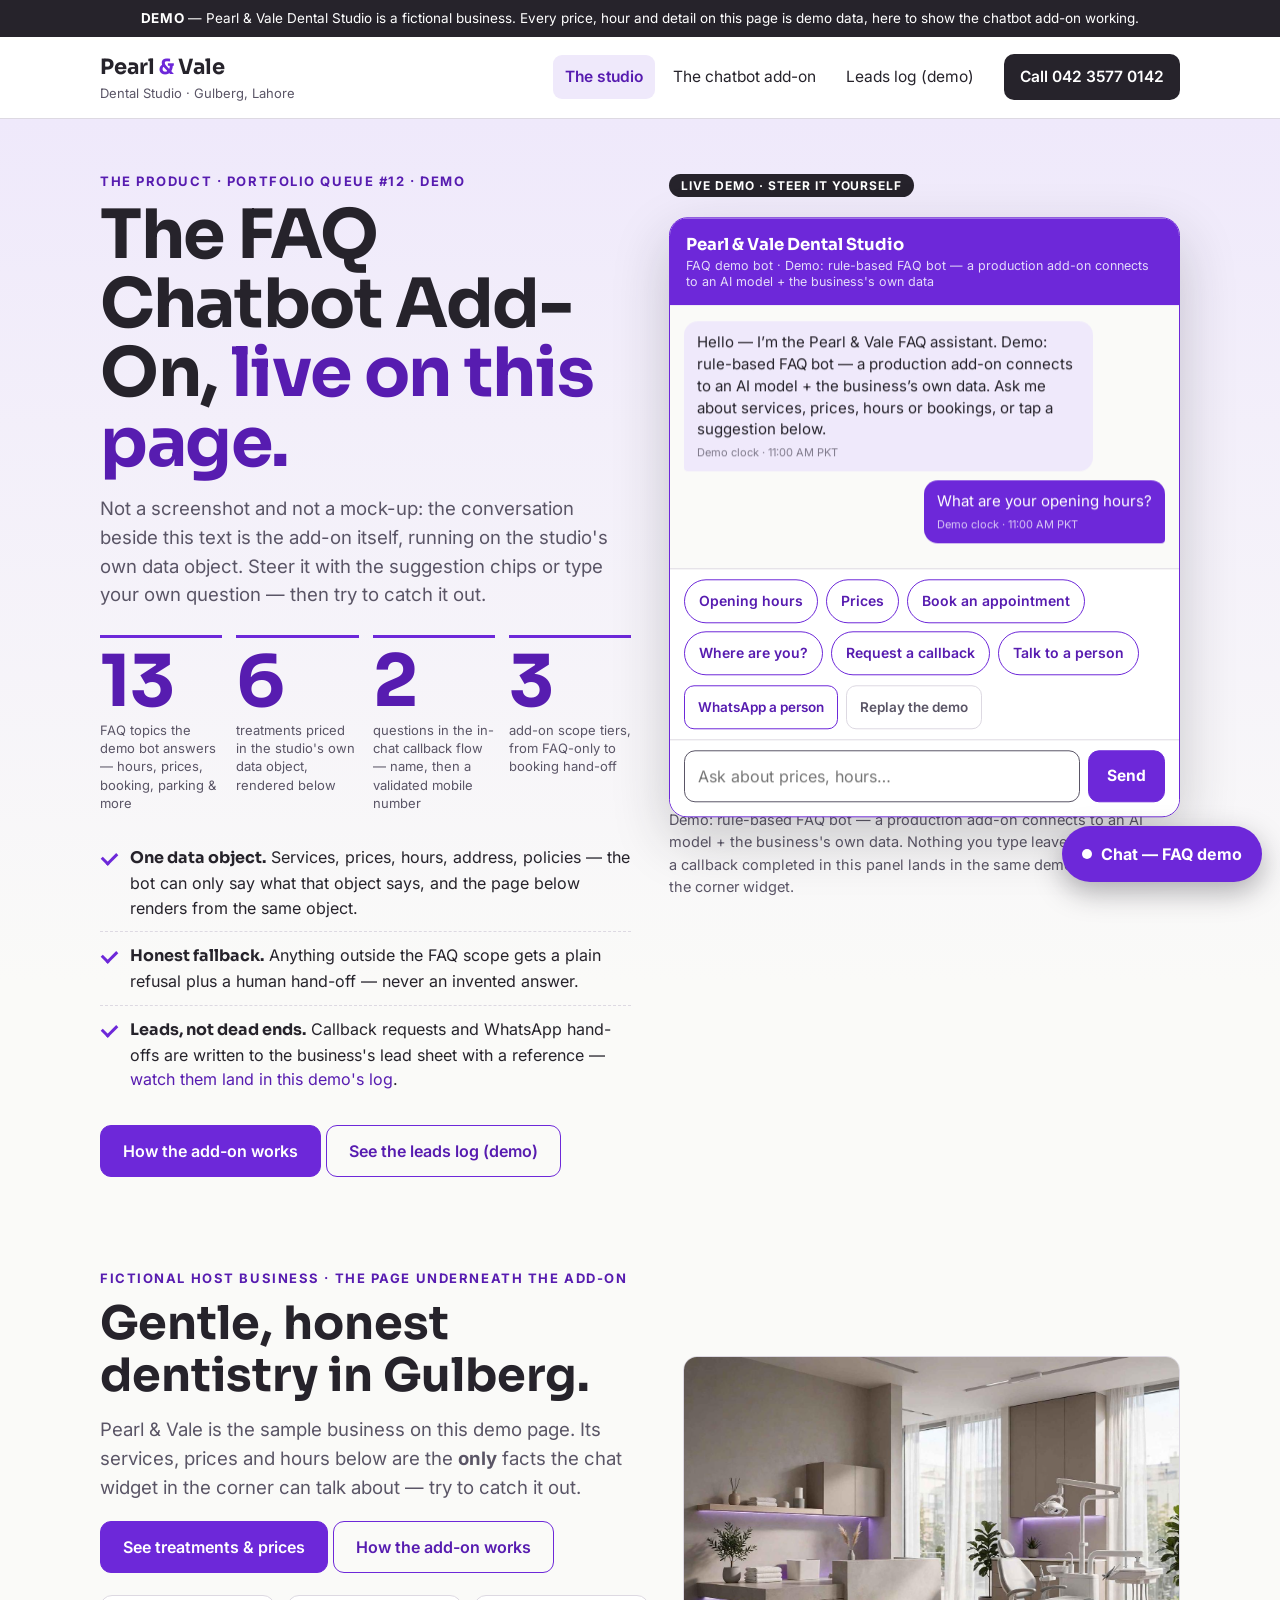
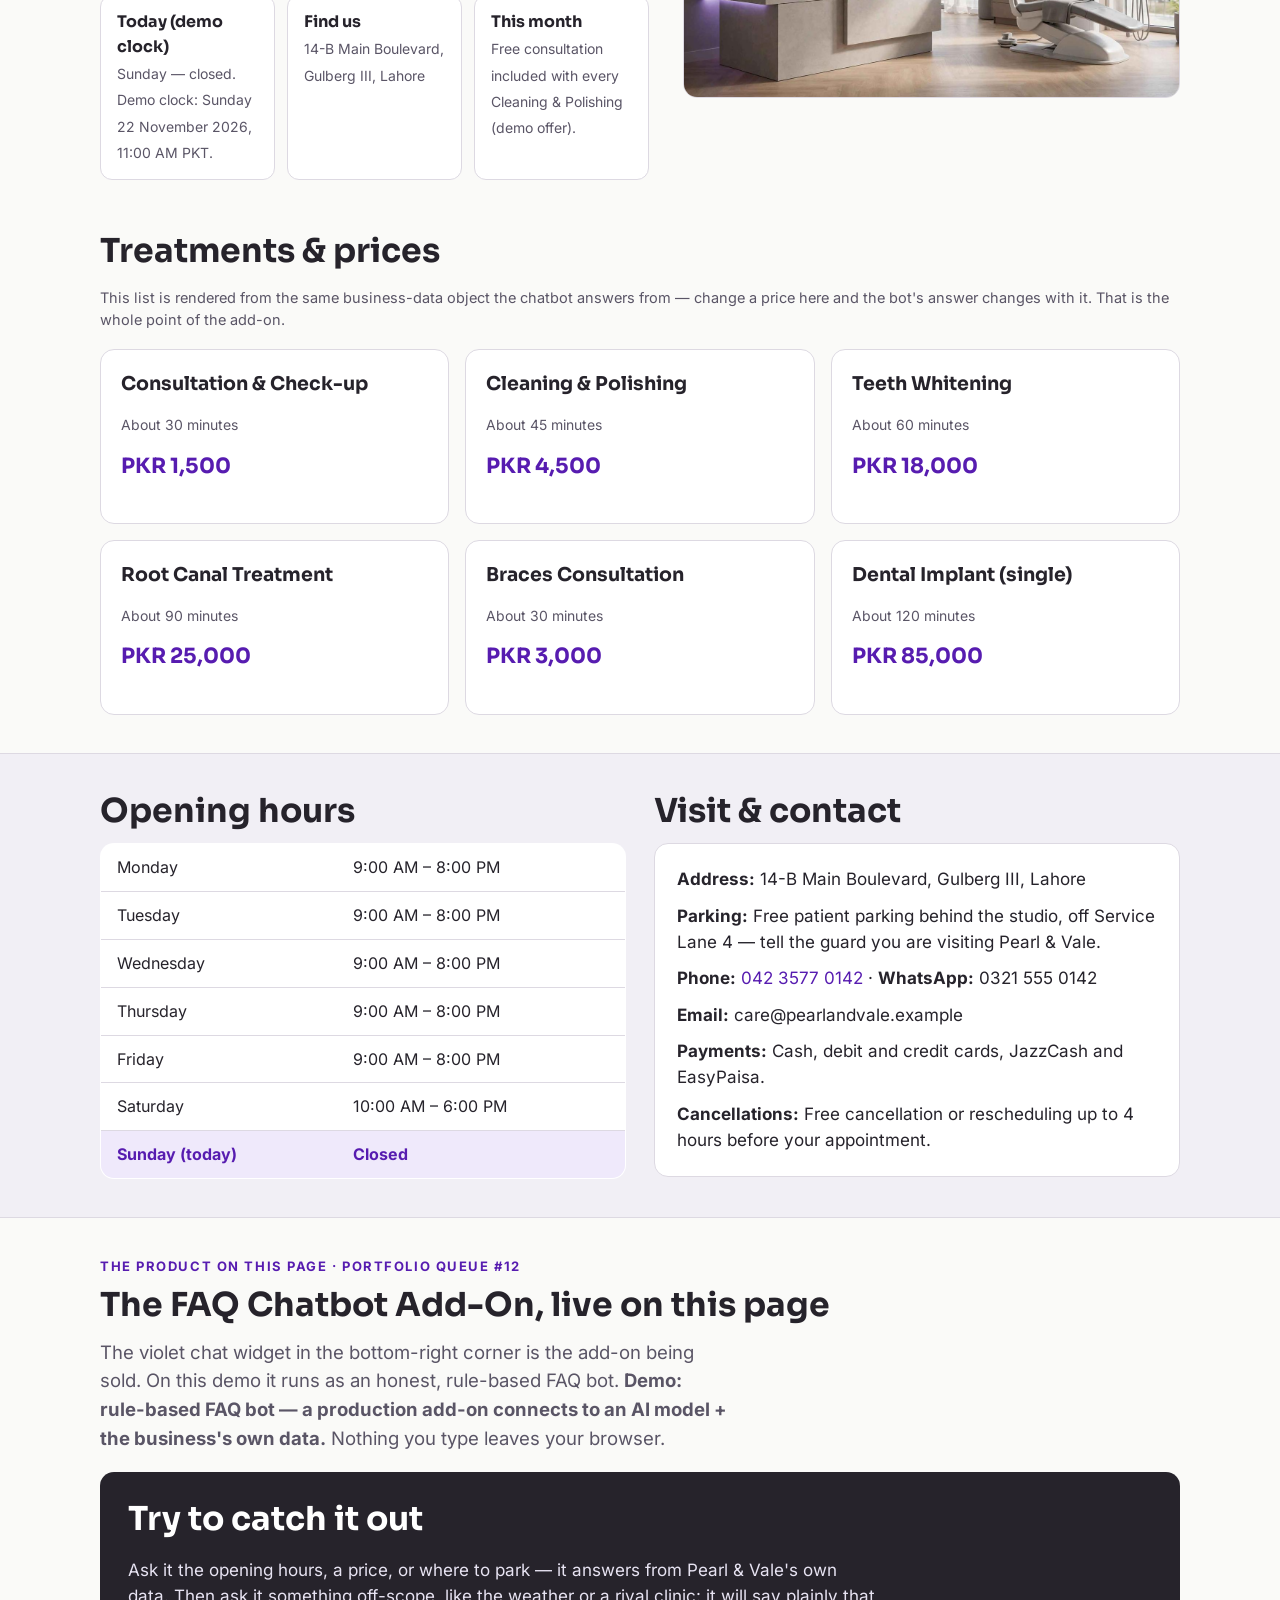
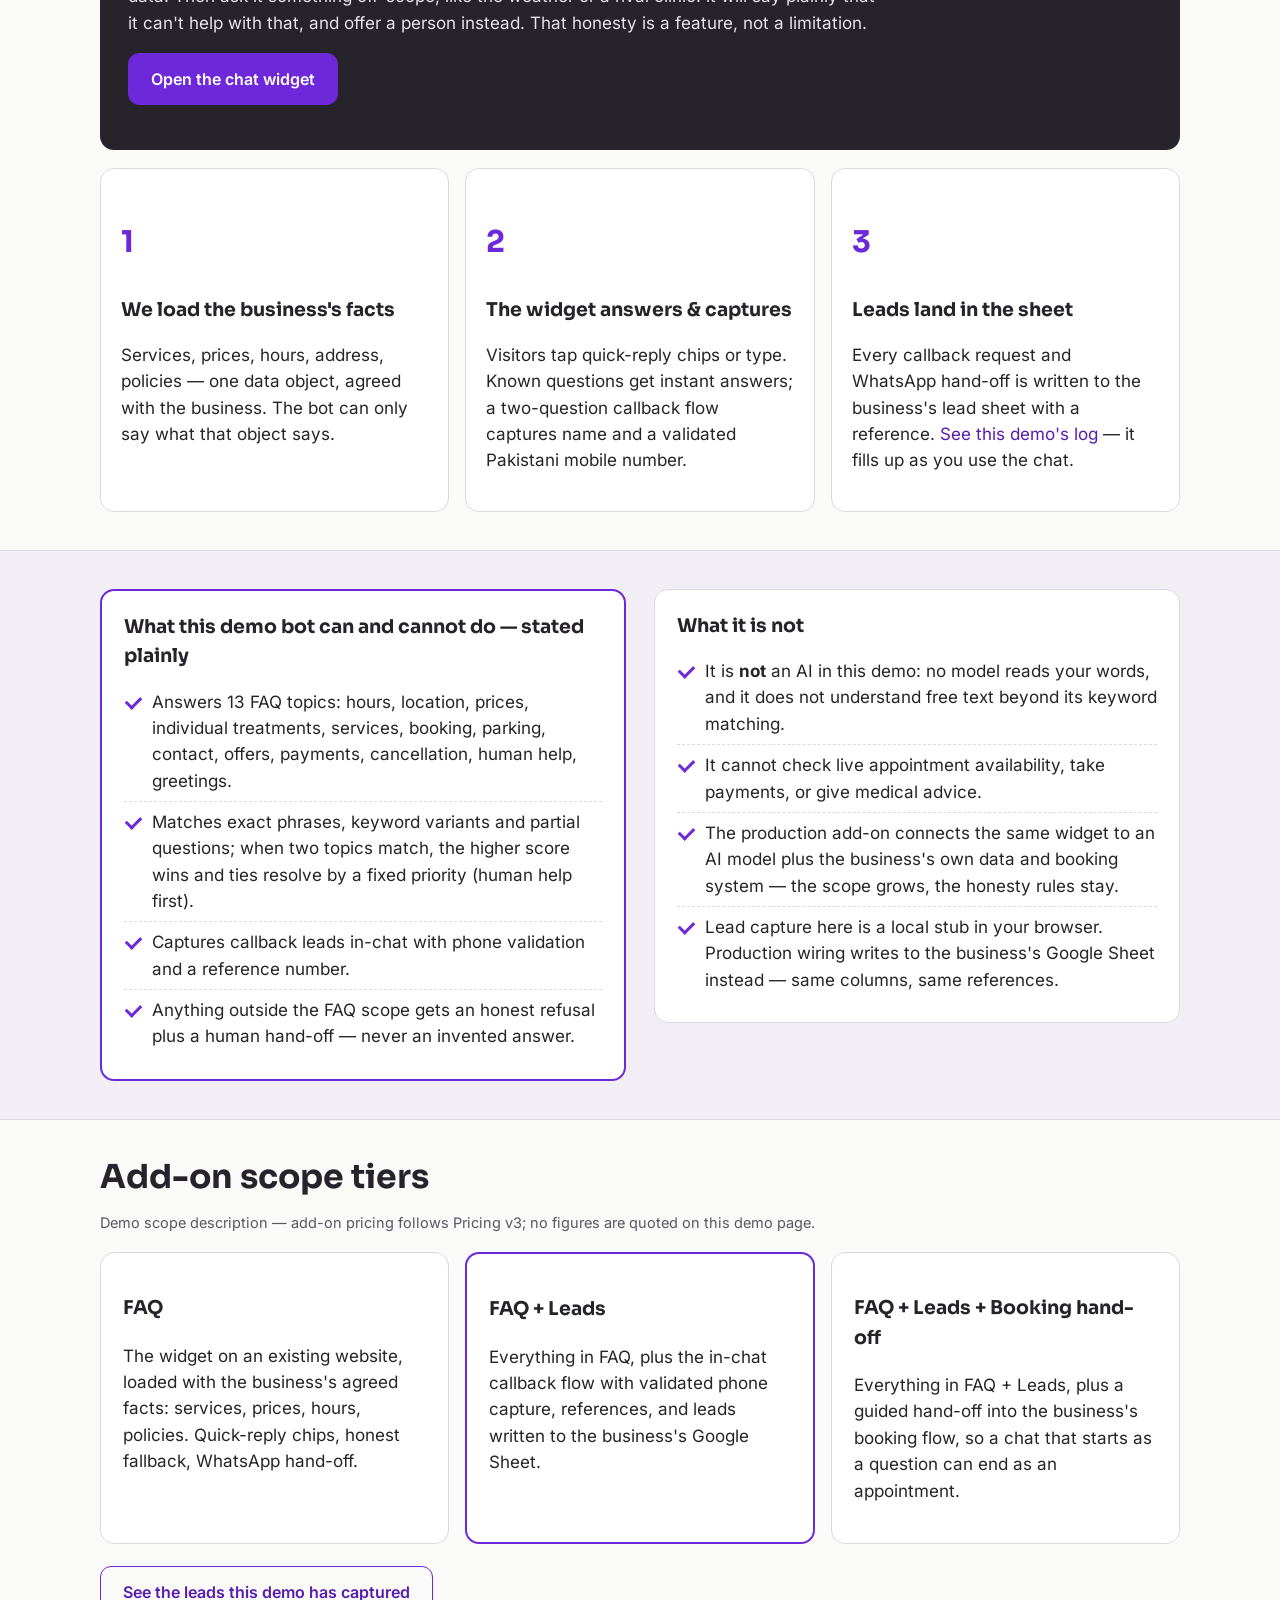
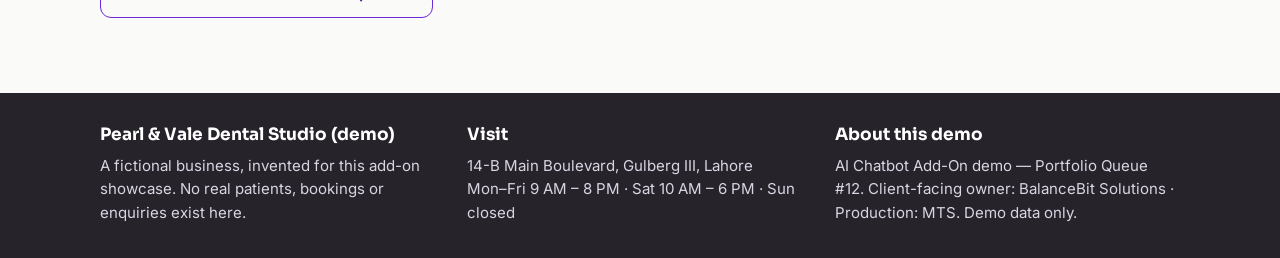
<file: index.html>
<!DOCTYPE html>
<html lang="en">
<head>
<meta charset="utf-8">
<meta name="viewport" content="width=device-width, initial-scale=1">
<title>Pearl &amp; Vale Dental Studio (Demo) — with the FAQ Chatbot Add-On</title>
<meta name="description" content="Demo showcase: a fictional dental studio page carrying the rule-based FAQ chatbot add-on — FAQ answers generated from the business's own data, in-chat callback capture, and a local lead log. Demo data only.">


<link rel="stylesheet" href="assets/fonts/fonts.css">
<link rel="icon" href="assets/favicon.svg" type="image/svg+xml">
<script>document.documentElement.classList.add("js");</script>
<link rel="stylesheet" href="css/style.css">
<link rel="stylesheet" href="assets/vendor/lenis.css">
<script defer src="assets/vendor/lenis.min.js"></script>
<script defer src="assets/vendor/gsap.min.js"></script>
<script defer src="assets/vendor/ScrollTrigger.min.js"></script>
<script defer src="js/hero-demo.js"></script>
<script defer src="js/premium.js"></script>
</head>
<body>
<a class="skip" href="#main">Skip to content</a>
<div class="demo-strip"><strong>DEMO</strong> — Pearl &amp; Vale Dental Studio is a fictional business. Every price, hour and detail on this page is demo data, here to show the chatbot add-on working.</div>
<header class="site-head">
  <div class="wrap">
    <a class="brand" href="index.html">Pearl <span>&amp;</span> Vale<small>Dental Studio · Gulberg, Lahore</small></a>
    <nav class="main" aria-label="Main">
      <a href="index.html" aria-current="page">The studio</a>
      <a href="index.html#addon">The chatbot add-on</a>
      <a href="leads.html">Leads log (demo)</a>
    </nav>
    <a class="head-call" href="tel:+924235770142">Call 042 3577 0142</a>
  </div>
</header>

<main id="main">
  <!-- ============ THE PRODUCT HERO: the live demo conversation IS the hero module ============ -->
  <section class="phero">
    <div class="wrap phero-grid">
      <div class="phero-copy">
        <p class="eyebrow">The product · Portfolio Queue #12 · Demo</p>
        <h1 class="phero-h">The FAQ Chatbot Add-On, <em>live on this page.</em></h1>
        <p class="lede">Not a screenshot and not a mock-up: the conversation beside this text is the add-on itself, running on the studio's own data object. Steer it with the suggestion chips or type your own question — then try to catch it out.</p>
        <div class="stat-row">
          <div class="stat"><span class="stat-num" data-stat-num="13">13</span><span class="stat-label">FAQ topics the demo bot answers — hours, prices, booking, parking &amp; more</span></div>
          <div class="stat"><span class="stat-num" data-stat-num="6">6</span><span class="stat-label">treatments priced in the studio's own data object, rendered below</span></div>
          <div class="stat"><span class="stat-num" data-stat-num="2">2</span><span class="stat-label">questions in the in-chat callback flow — name, then a validated mobile number</span></div>
          <div class="stat"><span class="stat-num" data-stat-num="3">3</span><span class="stat-label">add-on scope tiers, from FAQ-only to booking hand-off</span></div>
        </div>
        <ul class="phero-points">
          <li><b>One data object.</b> Services, prices, hours, address, policies — the bot can only say what that object says, and the page below renders from the same object.</li>
          <li><b>Honest fallback.</b> Anything outside the FAQ scope gets a plain refusal plus a human hand-off — never an invented answer.</li>
          <li><b>Leads, not dead ends.</b> Callback requests and WhatsApp hand-offs are written to the business's lead sheet with a reference — <a href="leads.html">watch them land in this demo's log</a>.</li>
        </ul>
        <p style="margin-top:22px"><a class="btn" href="#addon">How the add-on works</a> <a class="btn ghost" href="leads.html">See the leads log (demo)</a></p>
      </div>
      <div class="demo-shell" id="demo">
        <span class="demo-tag">Live demo · steer it yourself</span>
        <div class="demo-panel" data-demo-panel>
          <div class="chat-head">
            <div class="who"><b>Pearl &amp; Vale Dental Studio</b><span>FAQ demo bot · Demo: rule-based FAQ bot — a production add-on connects to an AI model + the business's own data</span></div>
          </div>
          <div class="chat-msgs" data-demo-msgs aria-live="polite">
            <div class="msg bot">Hello — I’m the Pearl &amp; Vale FAQ assistant. Demo: rule-based FAQ bot — a production add-on connects to an AI model + the business’s own data. Ask me about services, prices, hours or bookings, or tap a suggestion below.</div>
            <div class="msg user">What are your opening hours?</div>
            <div class="msg bot">Our opening hours at Pearl &amp; Vale Dental Studio are:
Monday: 9:00 AM – 8:00 PM
Tuesday: 9:00 AM – 8:00 PM
Wednesday: 9:00 AM – 8:00 PM
Thursday: 9:00 AM – 8:00 PM
Friday: 9:00 AM – 8:00 PM
Saturday: 10:00 AM – 6:00 PM
Sunday: Closed
Today (Sunday 22 November 2026) we are closed — the studio is closed on Sundays.</div>
            <div class="msg user">How much is teeth whitening?</div>
            <div class="msg bot">Teeth Whitening costs PKR 18,000 and takes about 60 minutes at Pearl &amp; Vale. Would you like to book it, or see the full price list?</div>
          </div>
          <p class="demo-static-note" data-demo-static-note>This is a printed transcript of the demo conversation, shown because JavaScript is off. With JavaScript on, this panel is the live add-on itself — same answers, generated from the same data object, plus the working callback flow that writes to <a href="leads.html">the demo leads log</a>.</p>
        </div>
        <p class="note" style="margin-top:12px">Demo: rule-based FAQ bot — a production add-on connects to an AI model + the business's own data. Nothing you type leaves your browser; a callback completed in this panel lands in the same demo leads log as the corner widget.</p>
      </div>
    </div>
  </section>

  <!-- ============ THE HOST BUSINESS (kept deliberately quiet) ============ -->
  <section class="hero">
    <div class="wrap hero-grid">
      <div>
        <p class="eyebrow">Fictional host business · the page underneath the add-on</p>
        <h2 class="host-h">Gentle, honest dentistry in Gulberg.</h2>
        <p class="lede">Pearl &amp; Vale is the sample business on this demo page. Its services, prices and hours below are the <b>only</b> facts the chat widget in the corner can talk about — try to catch it out.</p>
        <p><a class="btn" href="#services">See treatments &amp; prices</a> <a class="btn ghost" href="#addon">How the add-on works</a></p>
        <div class="facts">
          <div class="fact"><b>Today (demo clock)</b><span>Sunday — closed. Demo clock: Sunday 22 November 2026, 11:00 AM PKT.</span></div>
          <div class="fact"><b>Find us</b><span data-biz="address">14-B Main Boulevard, Gulberg III, Lahore</span></div>
          <div class="fact"><b>This month</b><span>Free consultation included with every Cleaning &amp; Polishing (demo offer).</span></div>
        </div>
      </div>
      <div class="hero-img"><img src="assets/hero.jpg" alt="The calm, neutral reception and treatment area of the fictional Pearl and Vale Dental Studio" width="1400" height="933"></div>
    </div>
  </section>

  <section class="block" id="services">
    <div class="wrap">
      <h2>Treatments &amp; prices</h2>
      <p class="note">This list is rendered from the same business-data object the chatbot answers from — change a price here and the bot's answer changes with it. That is the whole point of the add-on.</p>
      <div class="cards" data-services></div>
      <noscript><p class="note">The treatment list is rendered by JavaScript from the demo data object. Prices: Consultation &amp; Check-up PKR 1,500 · Cleaning &amp; Polishing PKR 4,500 · Teeth Whitening PKR 18,000 · Root Canal Treatment PKR 25,000 · Braces Consultation PKR 3,000 · Dental Implant (single) PKR 85,000.</p></noscript>
    </div>
  </section>

  <section class="block band">
    <div class="wrap split">
      <div>
        <h2>Opening hours</h2>
        <table class="hours" data-hours aria-label="Opening hours"></table>
        <noscript><p class="note">Monday–Friday 9:00 AM – 8:00 PM · Saturday 10:00 AM – 6:00 PM · Sunday closed.</p></noscript>
      </div>
      <div>
        <h2>Visit &amp; contact</h2>
        <div class="panel">
          <p><b>Address:</b> <span data-biz="address">14-B Main Boulevard, Gulberg III, Lahore</span></p>
          <p><b>Parking:</b> <span data-biz="parking">Free patient parking behind the studio, off Service Lane 4 — tell the guard you are visiting Pearl &amp; Vale.</span></p>
          <p><b>Phone:</b> <a href="tel:+924235770142">042 3577 0142</a> · <b>WhatsApp:</b> 0321 555 0142</p>
          <p><b>Email:</b> care@pearlandvale.example</p>
          <p><b>Payments:</b> Cash, debit and credit cards, JazzCash and EasyPaisa.</p>
          <p><b>Cancellations:</b> Free cancellation or rescheduling up to 4 hours before your appointment.</p>
        </div>
      </div>
    </div>
  </section>

  <!-- ============ THE ADD-ON SHOWCASE (the product) ============ -->
  <section class="block" id="addon">
    <div class="wrap">
      <p class="eyebrow">The product on this page · Portfolio Queue #12</p>
      <h2>The FAQ Chatbot Add-On, live on this page</h2>
      <p class="lede">The violet chat widget in the bottom-right corner is the add-on being sold. On this demo it runs as an honest, rule-based FAQ bot. <b>Demo: rule-based FAQ bot — a production add-on connects to an AI model + the business's own data.</b> Nothing you type leaves your browser.</p>
      <div class="try-band">
        <h2>Try to catch it out</h2>
        <p>Ask it the opening hours, a price, or where to park — it answers from Pearl &amp; Vale's own data. Then ask it something off-scope, like the weather or a rival clinic: it will say plainly that it can't help with that, and offer a person instead. That honesty is a feature, not a limitation.</p>
        <p><button type="button" class="btn" data-open-chat>Open the chat widget</button></p>
      </div>
      <div class="steps">
        <div class="step"><p class="num">1</p><h3>We load the business's facts</h3><p>Services, prices, hours, address, policies — one data object, agreed with the business. The bot can only say what that object says.</p></div>
        <div class="step"><p class="num">2</p><h3>The widget answers &amp; captures</h3><p>Visitors tap quick-reply chips or type. Known questions get instant answers; a two-question callback flow captures name and a validated Pakistani mobile number.</p></div>
        <div class="step"><p class="num">3</p><h3>Leads land in the sheet</h3><p>Every callback request and WhatsApp hand-off is written to the business's lead sheet with a reference. <a href="leads.html">See this demo's log</a> — it fills up as you use the chat.</p></div>
      </div>
    </div>
  </section>

  <section class="block band">
    <div class="wrap split">
      <div class="panel accent">
        <h3>What this demo bot can and cannot do — stated plainly</h3>
        <ul class="ticks">
          <li>Answers 13 FAQ topics: hours, location, prices, individual treatments, services, booking, parking, contact, offers, payments, cancellation, human help, greetings.</li>
          <li>Matches exact phrases, keyword variants and partial questions; when two topics match, the higher score wins and ties resolve by a fixed priority (human help first).</li>
          <li>Captures callback leads in-chat with phone validation and a reference number.</li>
          <li>Anything outside the FAQ scope gets an honest refusal plus a human hand-off — never an invented answer.</li>
        </ul>
      </div>
      <div class="panel">
        <h3>What it is not</h3>
        <ul class="ticks">
          <li>It is <b>not</b> an AI in this demo: no model reads your words, and it does not understand free text beyond its keyword matching.</li>
          <li>It cannot check live appointment availability, take payments, or give medical advice.</li>
          <li>The production add-on connects the same widget to an AI model plus the business's own data and booking system — the scope grows, the honesty rules stay.</li>
          <li>Lead capture here is a local stub in your browser. Production wiring writes to the business's Google Sheet instead — same columns, same references.</li>
        </ul>
      </div>
    </div>
  </section>

  <section class="block">
    <div class="wrap">
      <h2>Add-on scope tiers</h2>
      <p class="note">Demo scope description — add-on pricing follows Pricing v3; no figures are quoted on this demo page.</p>
      <div class="tiers">
        <div class="tier"><p class="scope">FAQ</p><p>The widget on an existing website, loaded with the business's agreed facts: services, prices, hours, policies. Quick-reply chips, honest fallback, WhatsApp hand-off.</p></div>
        <div class="tier mid"><p class="scope">FAQ + Leads</p><p>Everything in FAQ, plus the in-chat callback flow with validated phone capture, references, and leads written to the business's Google Sheet.</p></div>
        <div class="tier"><p class="scope">FAQ + Leads + Booking hand-off</p><p>Everything in FAQ + Leads, plus a guided hand-off into the business's booking flow, so a chat that starts as a question can end as an appointment.</p></div>
      </div>
      <p style="margin-top:22px"><a class="btn ghost" href="leads.html">See the leads this demo has captured</a></p>
    </div>
  </section>
</main>

<footer>
  <div class="wrap">
    <div><b>Pearl &amp; Vale Dental Studio (demo)</b><p>A fictional business, invented for this add-on showcase. No real patients, bookings or enquiries exist here.</p></div>
    <div><b>Visit</b><p>14-B Main Boulevard, Gulberg III, Lahore<br>Mon–Fri 9 AM – 8 PM · Sat 10 AM – 6 PM · Sun closed</p></div>
    <div><b>About this demo</b><p>AI Chatbot Add-On demo — Portfolio Queue #12. Client-facing owner: BalanceBit Solutions · Production: MTS. Demo data only.</p></div>
  </div>
</footer>

<button class="chat-launcher" type="button" data-chat-launcher aria-haspopup="dialog"><span class="dot" aria-hidden="true"></span>Chat — FAQ demo</button>
<section class="chat-panel" data-chat-panel role="dialog" aria-label="Pearl and Vale FAQ chat, demo" hidden>
  <div class="chat-head">
    <div class="who"><b>Pearl &amp; Vale Dental Studio</b><span>FAQ demo bot · Demo: rule-based FAQ bot — a production add-on connects to an AI model + the business's own data</span></div>
    <button type="button" data-chat-close aria-label="Close chat">✕</button>
  </div>
  <div class="chat-msgs" data-chat-msgs aria-live="polite"></div>
  <div class="chat-chips" data-chat-chips></div>
  <div class="chat-actions">
    <a class="wa-btn" data-chat-wa href="https://wa.me/923215550142" target="_blank" rel="noopener">WhatsApp a person</a>
    <button type="button" class="clear-btn" data-chat-clear>Clear chat</button>
  </div>
  <form class="chat-form" data-chat-form>
    <label for="chat-input">Type your question</label>
    <input id="chat-input" data-chat-input type="text" autocomplete="off" placeholder="Ask about prices, hours…">
    <button type="submit">Send</button>
  </form>
</section>
<noscript><p class="note" style="padding:12px 20px">The chat widget needs JavaScript to run. The studio's services, prices, hours and contact details on this page are complete without it.</p></noscript>
<script src="js/logic.js"></script>
<script src="js/app.js"></script>
<script>
  document.querySelector('[data-open-chat]').addEventListener('click', function () {
    document.querySelector('[data-chat-launcher]').click();
  });
</script>
</body>
</html>
</file>
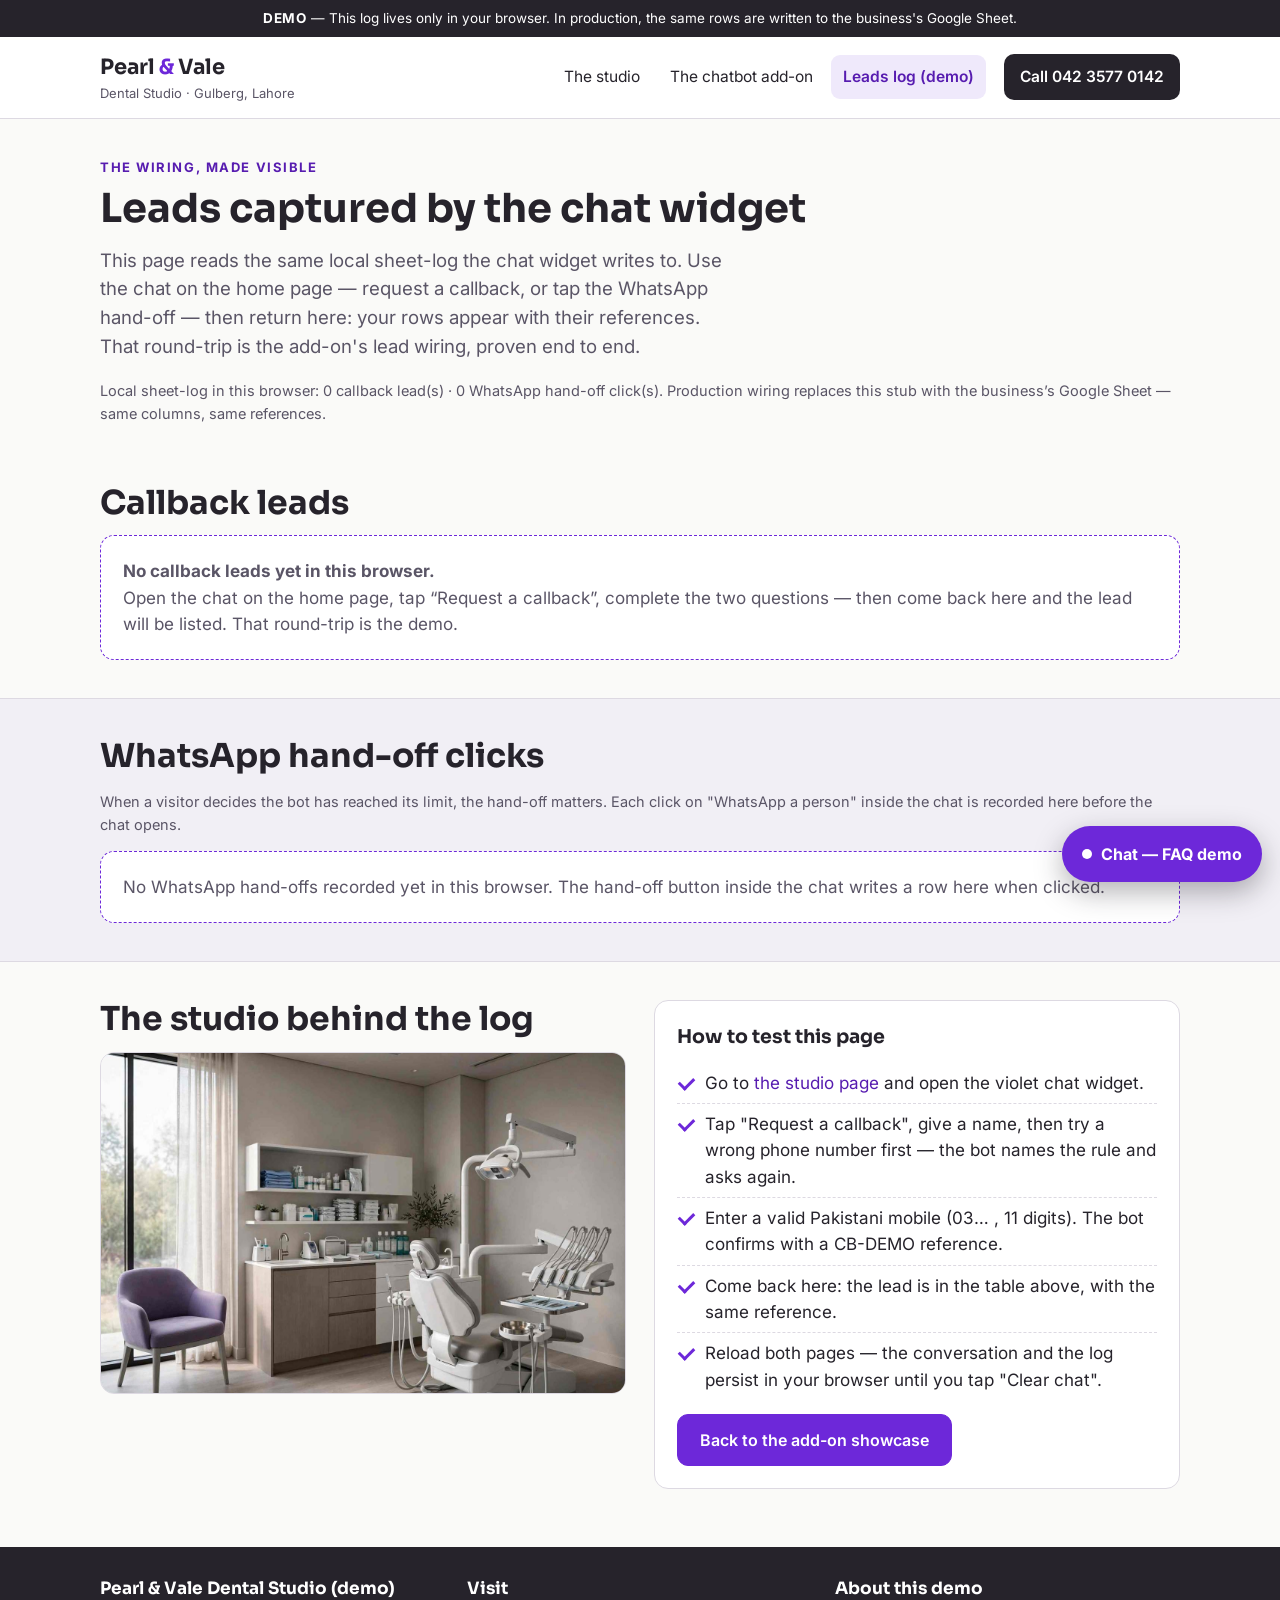
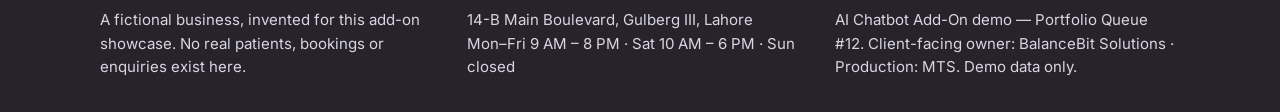
<file: leads.html>
<!DOCTYPE html>
<html lang="en">
<head>
<meta charset="utf-8">
<meta name="viewport" content="width=device-width, initial-scale=1">
<title>Leads Log (Demo) — FAQ Chatbot Add-On · Pearl &amp; Vale</title>
<meta name="description" content="Demo leads view for the FAQ chatbot add-on: callback leads and WhatsApp hand-off clicks captured by the chat widget, rendered from the local sheet-log stub. Demo data only.">


<link rel="stylesheet" href="assets/fonts/fonts.css">
<link rel="icon" href="assets/favicon.svg" type="image/svg+xml">
<script>document.documentElement.classList.add("js");</script>
<link rel="stylesheet" href="css/style.css">
</head>
<body>
<a class="skip" href="#main">Skip to content</a>
<div class="demo-strip"><strong>DEMO</strong> — This log lives only in your browser. In production, the same rows are written to the business's Google Sheet.</div>
<header class="site-head">
  <div class="wrap">
    <a class="brand" href="index.html">Pearl <span>&amp;</span> Vale<small>Dental Studio · Gulberg, Lahore</small></a>
    <nav class="main" aria-label="Main">
      <a href="index.html">The studio</a>
      <a href="index.html#addon">The chatbot add-on</a>
      <a href="leads.html" aria-current="page">Leads log (demo)</a>
    </nav>
    <a class="head-call" href="tel:+924235770142">Call 042 3577 0142</a>
  </div>
</header>

<main id="main">
  <section class="block">
    <div class="wrap">
      <p class="eyebrow">The wiring, made visible</p>
      <h1 style="font-size:clamp(28px,4vw,40px)">Leads captured by the chat widget</h1>
      <p class="lede">This page reads the same local sheet-log the chat widget writes to. Use the chat on the home page — request a callback, or tap the WhatsApp hand-off — then return here: your rows appear with their references. That round-trip is the add-on's lead wiring, proven end to end.</p>
      <p class="note" data-log-summary>Local sheet-log in this browser: loading…</p>
    </div>
  </section>

  <section class="block" style="padding-top:6px">
    <div class="wrap">
      <h2>Callback leads</h2>
      <div data-leads></div>
      <noscript><p class="note">The leads log needs JavaScript — it renders rows stored in your browser by the chat widget.</p></noscript>
    </div>
  </section>

  <section class="block band">
    <div class="wrap">
      <h2>WhatsApp hand-off clicks</h2>
      <p class="note">When a visitor decides the bot has reached its limit, the hand-off matters. Each click on "WhatsApp a person" inside the chat is recorded here before the chat opens.</p>
      <div data-handoffs></div>
    </div>
  </section>

  <section class="block">
    <div class="wrap split">
      <div>
        <h2>The studio behind the log</h2>
        <div class="hero-img"><img src="assets/treatment.jpg" alt="A calm treatment room at the fictional Pearl and Vale Dental Studio" width="1400" height="933" loading="lazy"></div>
      </div>
      <div class="panel">
        <h3>How to test this page</h3>
        <ul class="ticks">
          <li>Go to <a href="index.html">the studio page</a> and open the violet chat widget.</li>
          <li>Tap "Request a callback", give a name, then try a wrong phone number first — the bot names the rule and asks again.</li>
          <li>Enter a valid Pakistani mobile (03… , 11 digits). The bot confirms with a CB-DEMO reference.</li>
          <li>Come back here: the lead is in the table above, with the same reference.</li>
          <li>Reload both pages — the conversation and the log persist in your browser until you tap "Clear chat".</li>
        </ul>
        <p style="margin-top:14px"><a class="btn" href="index.html#addon">Back to the add-on showcase</a></p>
      </div>
    </div>
  </section>
</main>

<footer>
  <div class="wrap">
    <div><b>Pearl &amp; Vale Dental Studio (demo)</b><p>A fictional business, invented for this add-on showcase. No real patients, bookings or enquiries exist here.</p></div>
    <div><b>Visit</b><p>14-B Main Boulevard, Gulberg III, Lahore<br>Mon–Fri 9 AM – 8 PM · Sat 10 AM – 6 PM · Sun closed</p></div>
    <div><b>About this demo</b><p>AI Chatbot Add-On demo — Portfolio Queue #12. Client-facing owner: BalanceBit Solutions · Production: MTS. Demo data only.</p></div>
  </div>
</footer>

<button class="chat-launcher" type="button" data-chat-launcher aria-haspopup="dialog"><span class="dot" aria-hidden="true"></span>Chat — FAQ demo</button>
<section class="chat-panel" data-chat-panel role="dialog" aria-label="Pearl and Vale FAQ chat, demo" hidden>
  <div class="chat-head">
    <div class="who"><b>Pearl &amp; Vale Dental Studio</b><span>FAQ demo bot · Demo: rule-based FAQ bot — a production add-on connects to an AI model + the business's own data</span></div>
    <button type="button" data-chat-close aria-label="Close chat">✕</button>
  </div>
  <div class="chat-msgs" data-chat-msgs aria-live="polite"></div>
  <div class="chat-chips" data-chat-chips></div>
  <div class="chat-actions">
    <a class="wa-btn" data-chat-wa href="https://wa.me/923215550142" target="_blank" rel="noopener">WhatsApp a person</a>
    <button type="button" class="clear-btn" data-chat-clear>Clear chat</button>
  </div>
  <form class="chat-form" data-chat-form>
    <label for="chat-input">Type your question</label>
    <input id="chat-input" data-chat-input type="text" autocomplete="off" placeholder="Ask about prices, hours…">
    <button type="submit">Send</button>
  </form>
</section>
<noscript><p class="note" style="padding:12px 20px">The chat widget needs JavaScript to run. This log is empty without it; the studio's details on the home page are complete without JavaScript.</p></noscript>
<script src="js/logic.js"></script>
<script src="js/app.js"></script>
</body>
</html>
</file>
<file: assets/fonts/fonts.css>
/* Self-hosted webfonts (Google Fonts, OFL) — downloaded 2026-11-22.
   Replaces the fonts.googleapis.com stylesheet so the design renders
   identically with or without external network access. */
/* latin */
@font-face {
  font-family: 'Inter';
  font-style: normal;
  font-weight: 400;
  font-display: swap;
  src: url(./inter-normal-latin-56724408.woff2) format('woff2');
  unicode-range: U+0000-00FF, U+0131, U+0152-0153, U+02BB-02BC, U+02C6, U+02DA, U+02DC, U+0304, U+0308, U+0329, U+2000-206F, U+20AC, U+2122, U+2191, U+2193, U+2212, U+2215, U+FEFF, U+FFFD;
}
/* latin-ext */
@font-face {
  font-family: 'Inter';
  font-style: normal;
  font-weight: 400;
  font-display: swap;
  src: url(./inter-normal-latin-ext-39529051.woff2) format('woff2');
  unicode-range: U+0100-02BA, U+02BD-02C5, U+02C7-02CC, U+02CE-02D7, U+02DD-02FF, U+0304, U+0308, U+0329, U+1D00-1DBF, U+1E00-1E9F, U+1EF2-1EFF, U+2020, U+20A0-20AB, U+20AD-20C4, U+2113, U+2C60-2C7F, U+A720-A7FF;
}
/* latin */
@font-face {
  font-family: 'Inter';
  font-style: normal;
  font-weight: 600;
  font-display: swap;
  src: url(./inter-normal-latin-56724408.woff2) format('woff2');
  unicode-range: U+0000-00FF, U+0131, U+0152-0153, U+02BB-02BC, U+02C6, U+02DA, U+02DC, U+0304, U+0308, U+0329, U+2000-206F, U+20AC, U+2122, U+2191, U+2193, U+2212, U+2215, U+FEFF, U+FFFD;
}
/* latin-ext */
@font-face {
  font-family: 'Inter';
  font-style: normal;
  font-weight: 600;
  font-display: swap;
  src: url(./inter-normal-latin-ext-39529051.woff2) format('woff2');
  unicode-range: U+0100-02BA, U+02BD-02C5, U+02C7-02CC, U+02CE-02D7, U+02DD-02FF, U+0304, U+0308, U+0329, U+1D00-1DBF, U+1E00-1E9F, U+1EF2-1EFF, U+2020, U+20A0-20AB, U+20AD-20C4, U+2113, U+2C60-2C7F, U+A720-A7FF;
}
/* latin */
@font-face {
  font-family: 'Inter';
  font-style: normal;
  font-weight: 700;
  font-display: swap;
  src: url(./inter-normal-latin-56724408.woff2) format('woff2');
  unicode-range: U+0000-00FF, U+0131, U+0152-0153, U+02BB-02BC, U+02C6, U+02DA, U+02DC, U+0304, U+0308, U+0329, U+2000-206F, U+20AC, U+2122, U+2191, U+2193, U+2212, U+2215, U+FEFF, U+FFFD;
}
/* latin-ext */
@font-face {
  font-family: 'Inter';
  font-style: normal;
  font-weight: 700;
  font-display: swap;
  src: url(./inter-normal-latin-ext-39529051.woff2) format('woff2');
  unicode-range: U+0100-02BA, U+02BD-02C5, U+02C7-02CC, U+02CE-02D7, U+02DD-02FF, U+0304, U+0308, U+0329, U+1D00-1DBF, U+1E00-1E9F, U+1EF2-1EFF, U+2020, U+20A0-20AB, U+20AD-20C4, U+2113, U+2C60-2C7F, U+A720-A7FF;
}
/* latin */
@font-face {
  font-family: 'Sora';
  font-style: normal;
  font-weight: 600;
  font-display: swap;
  src: url(./sora-normal-latin-4fa0aa0c.woff2) format('woff2');
  unicode-range: U+0000-00FF, U+0131, U+0152-0153, U+02BB-02BC, U+02C6, U+02DA, U+02DC, U+0304, U+0308, U+0329, U+2000-206F, U+20AC, U+2122, U+2191, U+2193, U+2212, U+2215, U+FEFF, U+FFFD;
}
/* latin-ext */
@font-face {
  font-family: 'Sora';
  font-style: normal;
  font-weight: 600;
  font-display: swap;
  src: url(./sora-normal-latin-ext-f9e5e339.woff2) format('woff2');
  unicode-range: U+0100-02BA, U+02BD-02C5, U+02C7-02CC, U+02CE-02D7, U+02DD-02FF, U+0304, U+0308, U+0329, U+1D00-1DBF, U+1E00-1E9F, U+1EF2-1EFF, U+2020, U+20A0-20AB, U+20AD-20C4, U+2113, U+2C60-2C7F, U+A720-A7FF;
}
/* latin */
@font-face {
  font-family: 'Sora';
  font-style: normal;
  font-weight: 700;
  font-display: swap;
  src: url(./sora-normal-latin-4fa0aa0c.woff2) format('woff2');
  unicode-range: U+0000-00FF, U+0131, U+0152-0153, U+02BB-02BC, U+02C6, U+02DA, U+02DC, U+0304, U+0308, U+0329, U+2000-206F, U+20AC, U+2122, U+2191, U+2193, U+2212, U+2215, U+FEFF, U+FFFD;
}
/* latin-ext */
@font-face {
  font-family: 'Sora';
  font-style: normal;
  font-weight: 700;
  font-display: swap;
  src: url(./sora-normal-latin-ext-f9e5e339.woff2) format('woff2');
  unicode-range: U+0100-02BA, U+02BD-02C5, U+02C7-02CC, U+02CE-02D7, U+02DD-02FF, U+0304, U+0308, U+0329, U+1D00-1DBF, U+1E00-1E9F, U+1EF2-1EFF, U+2020, U+20A0-20AB, U+20AD-20C4, U+2113, U+2C60-2C7F, U+A720-A7FF;
}
</file>
<file: css/style.css>
/* Pearl & Vale Dental Studio + Chatbot Add-On showcase — Queue #12
   Host register: quiet neutral. Widget register: violet accent (the product is the star). */
:root{
  --paper:#FAFAF8; --ink:#26232B; --muted:#5A5566; --line:#DDD9E2; --card:#FFFFFF;
  --band:#F1EFF5; --accent:#6D28D9; --accent-dark:#571CB0; --accent-soft:#EFE9FB;
  --err:#B3261E;
  --sans:"Inter",system-ui,-apple-system,"Segoe UI",sans-serif;
  --disp:"Sora","Inter",system-ui,sans-serif;
  --radius:14px;
}
*{box-sizing:border-box}
html{overflow-x:clip}
body{margin:0;background:var(--paper);color:var(--ink);font-family:var(--sans);font-size:17px;line-height:1.55}
img{max-width:100%;display:block}
a{color:var(--accent-dark);text-decoration:none}
:focus-visible{outline:3px solid var(--accent);outline-offset:2px;border-radius:4px}
.wrap{max-width:1120px;margin:0 auto;padding:0 20px}
.skip{position:absolute;left:-999px;top:0;background:var(--ink);color:#fff;padding:10px 16px;z-index:200}
.skip:focus{left:8px;top:8px;color:#fff}
.demo-strip{background:var(--ink);color:#fff;font-size:13.5px;text-align:center;padding:8px 14px}
.demo-strip strong{letter-spacing:.04em}
/* header */
.site-head{background:var(--card);border-bottom:1px solid var(--line)}
.site-head .wrap{display:flex;align-items:center;gap:18px;padding-top:14px;padding-bottom:14px;flex-wrap:wrap}
.brand{font-family:var(--disp);font-weight:700;font-size:21px;color:var(--ink);text-decoration:none}
.brand span{color:var(--accent)}
.brand small{display:block;font-family:var(--sans);font-weight:400;font-size:13px;color:var(--muted)}
nav.main{margin-left:auto;display:flex;gap:6px;flex-wrap:wrap}
nav.main a{color:var(--ink);text-decoration:none;padding:10px 12px;border-radius:9px;font-size:15.5px}
nav.main a:hover{background:var(--band)}
nav.main a[aria-current]{background:var(--accent-soft);color:var(--accent-dark);font-weight:600}
.head-call{font-weight:600;text-decoration:none;background:var(--ink);color:#fff;padding:11px 16px;border-radius:10px;font-size:15.5px;min-height:44px;display:inline-flex;align-items:center}
/* hero */
.hero{padding:44px 0 8px}
.hero-grid{display:grid;grid-template-columns:1.05fr .95fr;gap:34px;align-items:center}
.eyebrow{font-size:13px;font-weight:700;letter-spacing:.12em;text-transform:uppercase;color:var(--accent-dark);margin:0 0 10px}
h1{font-family:var(--disp);font-size:clamp(30px,4.6vw,46px);line-height:1.12;margin:0 0 14px;font-weight:700}
h2{font-family:var(--disp);font-size:clamp(24px,3.2vw,33px);line-height:1.2;margin:0 0 12px}
h3{font-family:var(--disp);font-size:19px;margin:0 0 8px}
.lede{font-size:18.5px;color:var(--muted);margin:0 0 20px;max-width:34em}
.hero-img{border-radius:var(--radius);overflow:hidden;border:1px solid var(--line)}
.hero-img img{width:100%;height:340px;object-fit:cover;animation:drift 14s ease-in-out infinite alternate}
@keyframes drift{from{transform:scale(1)}to{transform:scale(1.05)}}
.facts{display:grid;grid-template-columns:repeat(3,1fr);gap:12px;margin:22px 0 6px}
.fact{background:var(--card);border:1px solid var(--line);border-radius:12px;padding:14px 16px}
.fact b{display:block;font-family:var(--disp);font-size:16px}
.fact span{font-size:14px;color:var(--muted)}
/* buttons — ONE system */
.btn{display:inline-flex;align-items:center;justify-content:center;gap:8px;min-height:52px;padding:12px 22px;border-radius:11px;border:1.5px solid var(--accent);background:var(--accent);color:#fff;font:600 16px var(--sans);text-decoration:none;cursor:pointer}
.btn:hover{background:var(--accent-dark);border-color:var(--accent-dark)}
.btn.ghost{background:transparent;color:var(--accent-dark)}
.btn.ghost:hover{background:var(--accent-soft)}
.btn.ink{background:var(--ink);border-color:var(--ink)}
.btn.ink:hover{background:#3A3644}
.btn.small{min-height:44px;padding:8px 16px;font-size:15px}
/* sections */
section.block{padding:38px 0}
.band{background:var(--band);border-top:1px solid var(--line);border-bottom:1px solid var(--line)}
.cards{display:grid;grid-template-columns:repeat(3,1fr);gap:16px;margin-top:18px}
.card{background:var(--card);border:1px solid var(--line);border-radius:var(--radius);padding:20px}
.card .price{font-family:var(--disp);font-size:21px;font-weight:700;color:var(--accent-dark);margin-top:10px}
.card .mins{font-size:14px;color:var(--muted)}
table.hours{width:100%;border-collapse:collapse;background:var(--card);border:1px solid var(--line);border-radius:var(--radius);overflow:hidden}
table.hours th,table.hours td{padding:11px 16px;text-align:left;border-bottom:1px solid var(--line);font-size:16px}
table.hours tr:last-child td{border-bottom:none}
table.hours tr.today td{color:var(--accent-dark);font-weight:700;background:var(--accent-soft)}
.split{display:grid;grid-template-columns:1fr 1fr;gap:28px;align-items:start}
.panel{background:var(--card);border:1px solid var(--line);border-radius:var(--radius);padding:22px}
.panel.accent{border:2px solid var(--accent)}
.panel p{margin:0 0 10px}
.panel p:last-child{margin-bottom:0}
ul.ticks{margin:10px 0 0;padding:0;list-style:none}
ul.ticks li{padding:7px 0 7px 28px;position:relative;border-bottom:1px dashed var(--line)}
ul.ticks li:last-child{border-bottom:none}
ul.ticks li::before{content:"";position:absolute;left:2px;top:14px;width:12px;height:7px;border-left:3px solid var(--accent);border-bottom:3px solid var(--accent);transform:rotate(-45deg)}
.steps{display:grid;grid-template-columns:repeat(3,1fr);gap:16px;margin-top:18px}
.step{background:var(--card);border:1px solid var(--line);border-radius:var(--radius);padding:20px}
.step .num{font-family:var(--disp);font-size:30px;font-weight:700;color:var(--accent)}
.tiers{display:grid;grid-template-columns:repeat(3,1fr);gap:16px;margin-top:18px}
.tier{background:var(--card);border:1px solid var(--line);border-radius:var(--radius);padding:22px}
.tier.mid{border:2px solid var(--accent)}
.tier .scope{font-family:var(--disp);font-weight:700;font-size:19px}
.note{font-size:14.5px;color:var(--muted)}
.try-band{background:var(--ink);color:#fff;border-radius:var(--radius);padding:28px;margin:8px 0}
.try-band h2{color:#fff}
.try-band p{color:#E7E3F2;max-width:44em}
.try-band .btn{background:var(--accent);border-color:var(--accent)}
/* leads page */
table.log{width:100%;border-collapse:collapse;background:var(--card);border:1px solid var(--line);border-radius:var(--radius);overflow:hidden}
table.log th,table.log td{padding:11px 14px;text-align:left;border-bottom:1px solid var(--line);font-size:15.5px;vertical-align:top}
table.log tr:last-child td{border-bottom:none}
table.log th{font-family:var(--disp);font-size:14px;letter-spacing:.03em;background:var(--band)}
.ref{font-family:var(--disp);font-weight:700;color:var(--accent-dark);white-space:nowrap}
.pill{display:inline-block;padding:3px 10px;border-radius:999px;border:1.5px solid var(--accent);color:var(--accent-dark);font-size:13px;font-weight:600;background:var(--accent-soft)}
.empty{border:1.5px dashed var(--accent);border-radius:var(--radius);padding:22px;background:var(--card);color:var(--muted)}
/* footer */
footer{background:var(--ink);color:#D9D5E3;margin-top:20px}
footer .wrap{padding-top:28px;padding-bottom:28px;display:grid;grid-template-columns:1fr 1fr 1fr;gap:22px}
footer b{color:#fff;font-family:var(--disp)}
footer a{color:#CDBCF5}
footer p{margin:6px 0;font-size:15px}
/* ---------- CHAT WIDGET (the product) ---------- */
/* The widget is JS-only functionality: it stays hidden until the inline head script
   marks <html class="js">, so a no-JS visitor never sees a dead control (noscript note explains). */
.chat-launcher{display:none}
html.js .chat-launcher{display:inline-flex}
.chat-panel{display:none}
html.js .chat-panel{display:flex}
html.js .chat-panel[hidden]{display:none}
.chat-launcher{position:fixed;right:18px;bottom:18px;z-index:120;align-items:center;gap:9px;min-height:56px;padding:12px 20px;border-radius:999px;border:none;background:var(--accent);color:#fff;font:700 16px var(--sans);cursor:pointer;box-shadow:0 10px 28px rgba(38,35,43,.35)}
.chat-launcher:hover{background:var(--accent-dark)}
.chat-launcher .dot{width:10px;height:10px;border-radius:50%;background:#fff;flex:none}
.chat-launcher[hidden]{display:none}
.chat-panel{position:fixed;right:18px;bottom:18px;z-index:121;width:min(392px,calc(100vw - 24px));height:min(600px,calc(100dvh - 110px));background:var(--card);border:1.5px solid var(--accent);border-radius:18px;box-shadow:0 22px 55px rgba(38,35,43,.4);display:flex;flex-direction:column;overflow:hidden}
.chat-panel[hidden]{display:none}
.chat-head{background:var(--accent);color:#fff;padding:14px 16px;display:flex;gap:10px;align-items:flex-start}
.chat-head .who{flex:1;min-width:0}
.chat-head b{font-family:var(--disp);font-size:16.5px;display:block}
.chat-head span{font-size:12.5px;color:#E4DBFA;display:block;line-height:1.35}
.chat-head button{background:transparent;border:1.5px solid #fff;color:#fff;border-radius:9px;min-width:44px;min-height:44px;font-size:17px;cursor:pointer;flex:none}
.chat-msgs{flex:1;overflow-y:auto;padding:16px 14px;display:flex;flex-direction:column;gap:9px;background:var(--paper)}
.msg{max-width:85%;padding:10px 13px;border-radius:14px;font-size:15px;line-height:1.45;white-space:pre-line;overflow-wrap:break-word}
.msg.bot{background:var(--accent-soft);color:var(--ink);border-bottom-left-radius:4px;align-self:flex-start}
.msg.user{background:var(--accent);color:#fff;border-bottom-right-radius:4px;align-self:flex-end}
.msg .stamp{display:block;font-size:11px;margin-top:5px;opacity:.75}
.msg.bot .stamp{color:var(--muted)}
.chat-chips{display:flex;flex-wrap:wrap;gap:8px;padding:10px 14px;border-top:1px solid var(--line);background:var(--card)}
.chip{min-height:44px;padding:8px 14px;border-radius:999px;border:1.5px solid var(--accent);background:#fff;color:var(--accent-dark);font:600 14px var(--sans);cursor:pointer}
.chip:hover{background:var(--accent-soft)}
.chat-actions{display:flex;gap:8px;padding:0 14px 10px;background:var(--card);flex-wrap:wrap}
.chat-actions a,.chat-actions button{min-height:44px;display:inline-flex;align-items:center;padding:8px 13px;border-radius:10px;font:600 13.5px var(--sans);text-decoration:none;cursor:pointer}
.wa-btn{background:#fff;border:1.5px solid var(--accent);color:var(--accent-dark)}
.clear-btn{background:transparent;border:1.5px solid var(--line);color:var(--muted)}
.chat-form{display:flex;gap:8px;padding:10px 14px 14px;border-top:1px solid var(--line);background:var(--card)}
.chat-form label{position:absolute;left:-999px}
.chat-form input{flex:1;min-width:0;height:52px;border:1.5px solid var(--muted);border-radius:11px;padding:0 13px;font:400 16px var(--sans);color:var(--ink);background:#fff}
.chat-form button{height:52px;padding:0 18px;border-radius:11px;border:1.5px solid var(--accent);background:var(--accent);color:#fff;font:700 15.5px var(--sans);cursor:pointer;flex:none}
.chat-form button:hover{background:var(--accent-dark)}
@media (max-width:900px){
  .hero-grid,.split{grid-template-columns:1fr}
  .cards,.steps,.tiers{grid-template-columns:1fr 1fr}
  footer .wrap{grid-template-columns:1fr 1fr}
}
@media (max-width:560px){
  .cards,.steps,.tiers,.facts{grid-template-columns:1fr}
  footer .wrap{grid-template-columns:1fr}
  .hero-img img{height:230px}
  .chat-panel{right:12px;bottom:12px;height:min(600px,calc(100dvh - 96px))}
  .chat-launcher{right:12px;bottom:12px}
  nav.main{margin-left:0}
  /* Round-2 fix (CB-1): tighten the stacked phone header — brand + call share row 1,
     the nav takes one compact full-width row instead of wrapping to two. */
  .site-head .wrap{gap:10px;padding-top:10px;padding-bottom:10px}
  .brand{font-size:19px}
  .brand small{font-size:12px}
  .head-call{margin-left:auto;padding:10px 14px}
  nav.main{order:3;flex-basis:100%;flex-wrap:nowrap;gap:2px}
  /* Capture-fix 2026-11-22: 6px side padding pushed the nowrap row 4px past a
     390px viewport (nav right edge 394) — 4px padding restores the fit. */
  nav.main a{padding:9px 4px;font-size:14.5px;white-space:nowrap}
  table.log th:nth-child(4),table.log td:nth-child(4){display:none}
}
@media (max-width:389px){
  /* The three nav links cannot share one row below 390px — wrap them deliberately,
     centred, instead of overflowing (nowrap above is for 390–560px only).
     Capture-fix 2026-11-22: the breakpoint was 370px, but the nowrap row needs
     the full 390 — at 375px it still overflowed by 7px. */
  nav.main{flex-wrap:wrap}
  nav.main a{flex:1 1 40%;text-align:center;white-space:normal}
}
@media (prefers-reduced-motion:reduce){
  *,*::before,*::after{animation:none!important;transition:none!important}
}

/* ===== PREMIUM LAYER (2026-11-22) — product-showcase treatment (Intercom Fin pattern).
   The LIVE demo conversation is the hero module; the host page stays quiet.
   P7: cross-document View Transitions where supported, instant navigation elsewhere. */
@view-transition{navigation:auto}
::view-transition-old(root),::view-transition-new(root){animation-duration:.4s}
.btn,.chip,.head-call,nav.main a{transition:background .22s ease,border-color .22s ease,color .22s ease}
.btn:active,.chip:active{transform:translateY(1px)}
.card,.step,.tier{transition:transform .25s ease,box-shadow .25s ease,border-color .25s ease}
.card:hover,.step:hover,.tier:hover{transform:translateY(-3px);box-shadow:0 10px 24px rgba(38,35,43,.10)}
.host-h{font-family:var(--disp);font-size:clamp(30px,4.6vw,46px);line-height:1.12;margin:0 0 14px;font-weight:700}
/* --- Product hero --- */
.phero{padding:52px 0 30px;background:linear-gradient(180deg,var(--accent-soft),var(--paper) 78%)}
.phero-grid{display:grid;grid-template-columns:1.02fr .98fr;gap:38px;align-items:start}
.phero-grid>*,.stat-row>*{min-width:0}
.phero-h{font-size:clamp(40px,6.2vw,68px);line-height:1.02;letter-spacing:-.02em;margin:0 0 16px}
.phero-h em{font-style:normal;color:var(--accent-dark)}
.phero .lede{max-width:30em}
/* Oversized stat numerals as display type — figures the page already states, nothing new */
.stat-row{display:grid;grid-template-columns:repeat(4,1fr);gap:14px;margin:26px 0 8px}
.stat{border-top:3px solid var(--accent);padding-top:10px}
.stat-num{display:block;font-family:var(--disp);font-weight:700;font-size:clamp(44px,5.6vw,72px);line-height:.95;color:var(--accent-dark);letter-spacing:-.02em}
.stat-label{display:block;font-size:13px;color:var(--muted);line-height:1.4;margin-top:5px}
.phero-points{margin:22px 0 0;padding:0;list-style:none}
.phero-points li{padding:11px 0 11px 30px;position:relative;border-bottom:1px dashed var(--line);font-size:16px}
.phero-points li:last-child{border-bottom:none}
.phero-points li::before{content:"";position:absolute;left:2px;top:18px;width:12px;height:7px;border-left:3px solid var(--accent);border-bottom:3px solid var(--accent);transform:rotate(-45deg)}
.phero-points b{font-family:var(--disp)}
/* --- Live demo panel: the widget's own system, set into the page as the hero module --- */
.demo-shell{position:relative}
.demo-panel{background:var(--card);border:1.5px solid var(--accent);border-radius:18px;box-shadow:0 22px 55px rgba(38,35,43,.22);display:flex;flex-direction:column;overflow:hidden;height:600px}
.demo-panel .chat-msgs{height:auto}
.demo-tag{align-self:flex-start;background:var(--ink);color:#fff;font-size:12px;font-weight:700;letter-spacing:.08em;text-transform:uppercase;border-radius:999px;padding:4px 12px;margin-bottom:10px}
.demo-static-note{font-size:13.5px;color:var(--muted);padding:10px 14px;border-top:1px solid var(--line);background:var(--card);margin:0}
.demo-replay{align-self:flex-start;margin:0 14px 12px}
@media (max-width:900px){
  .phero-grid{grid-template-columns:1fr}
  .demo-panel{height:540px}
  .stat-row{grid-template-columns:repeat(2,1fr)}
}
@media (max-width:560px){
  .phero{padding:36px 0 20px}
  .demo-panel{height:520px}
}
</file>
<file: assets/vendor/lenis.css>
html.lenis,
html.lenis body {
  height: auto;
}

.lenis:not(.lenis-autoToggle).lenis-stopped {
  overflow: clip;
}

.lenis [data-lenis-prevent],
.lenis [data-lenis-prevent-wheel],
.lenis [data-lenis-prevent-touch],
.lenis [data-lenis-prevent-vertical],
.lenis [data-lenis-prevent-horizontal] {
  overscroll-behavior: contain;
}

.lenis.lenis-smooth iframe {
  pointer-events: none;
}

.lenis.lenis-autoToggle {
  transition-property: overflow;
  transition-duration: 1ms;
  transition-behavior: allow-discrete;
}
</file>
